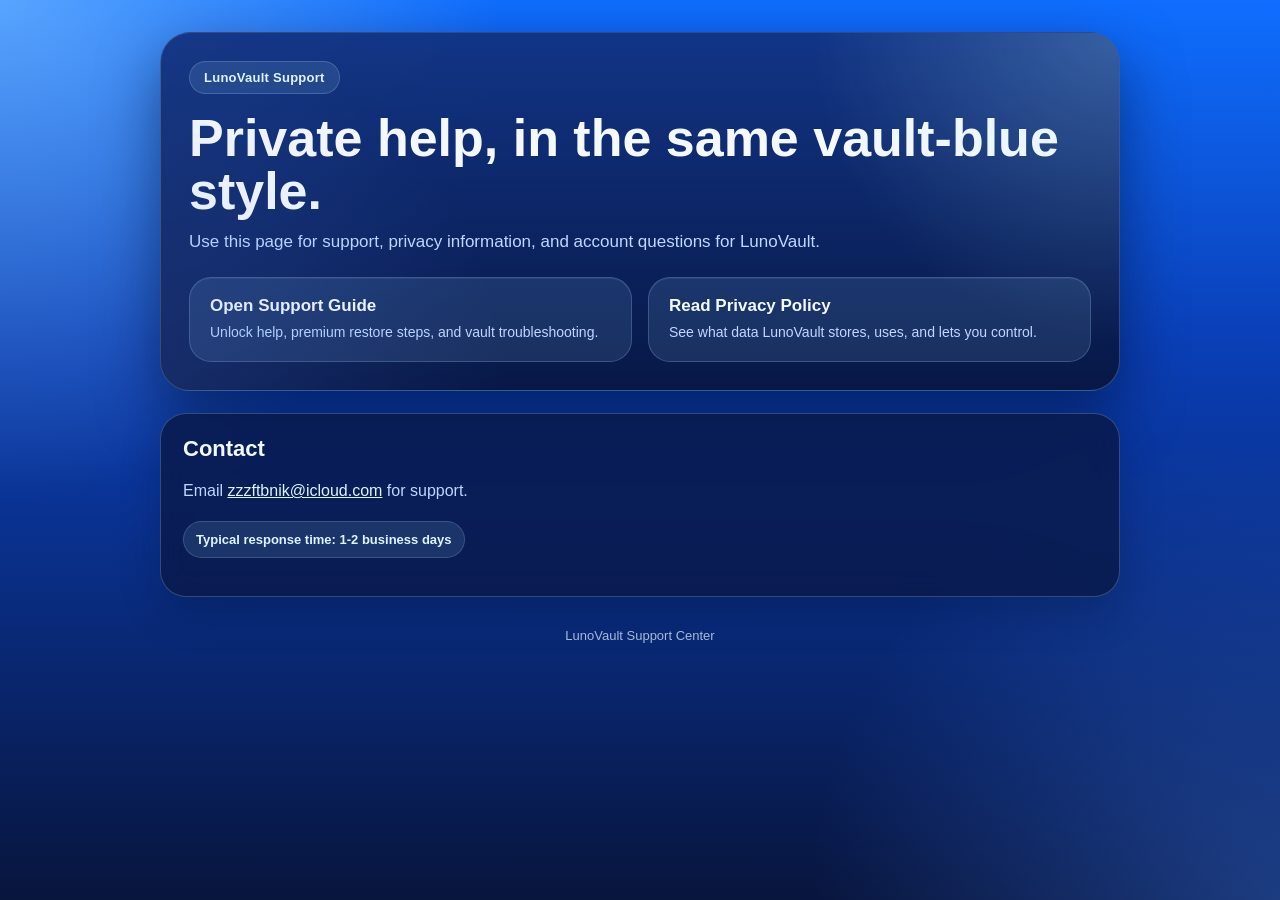
<file: index.html>
<!doctype html>
<html lang="en">
<head>
  <meta charset="utf-8">
  <meta name="viewport" content="width=device-width, initial-scale=1">
  <title>LunoVault Support</title>
  <meta name="description" content="Official support page for LunoVault.">
  <link rel="stylesheet" href="./styles.css">
</head>
<body>
  <main class="page-shell">
    <section class="hero">
      <div class="hero-badge">LunoVault Support</div>
      <h1>Private help, in the same vault-blue style.</h1>
      <p>Use this page for support, privacy information, and account questions for LunoVault.</p>
      <div class="link-row">
        <a class="link-card" href="./SUPPORT.html">
          <strong>Open Support Guide</strong>
          <span>Unlock help, premium restore steps, and vault troubleshooting.</span>
        </a>
        <a class="link-card" href="./PRIVACY_POLICY.html">
          <strong>Read Privacy Policy</strong>
          <span>See what data LunoVault stores, uses, and lets you control.</span>
        </a>
      </div>
    </section>

    <section class="card-grid">
      <section class="card">
        <h2>Contact</h2>
        <p>Email <a href="mailto:zzzftbnik@icloud.com">zzzftbnik@icloud.com</a> for support.</p>
        <p><span class="pill">Typical response time: 1-2 business days</span></p>
      </section>
    </section>

    <p class="footer">LunoVault Support Center</p>
  </main>
</body>
</html>
</file>
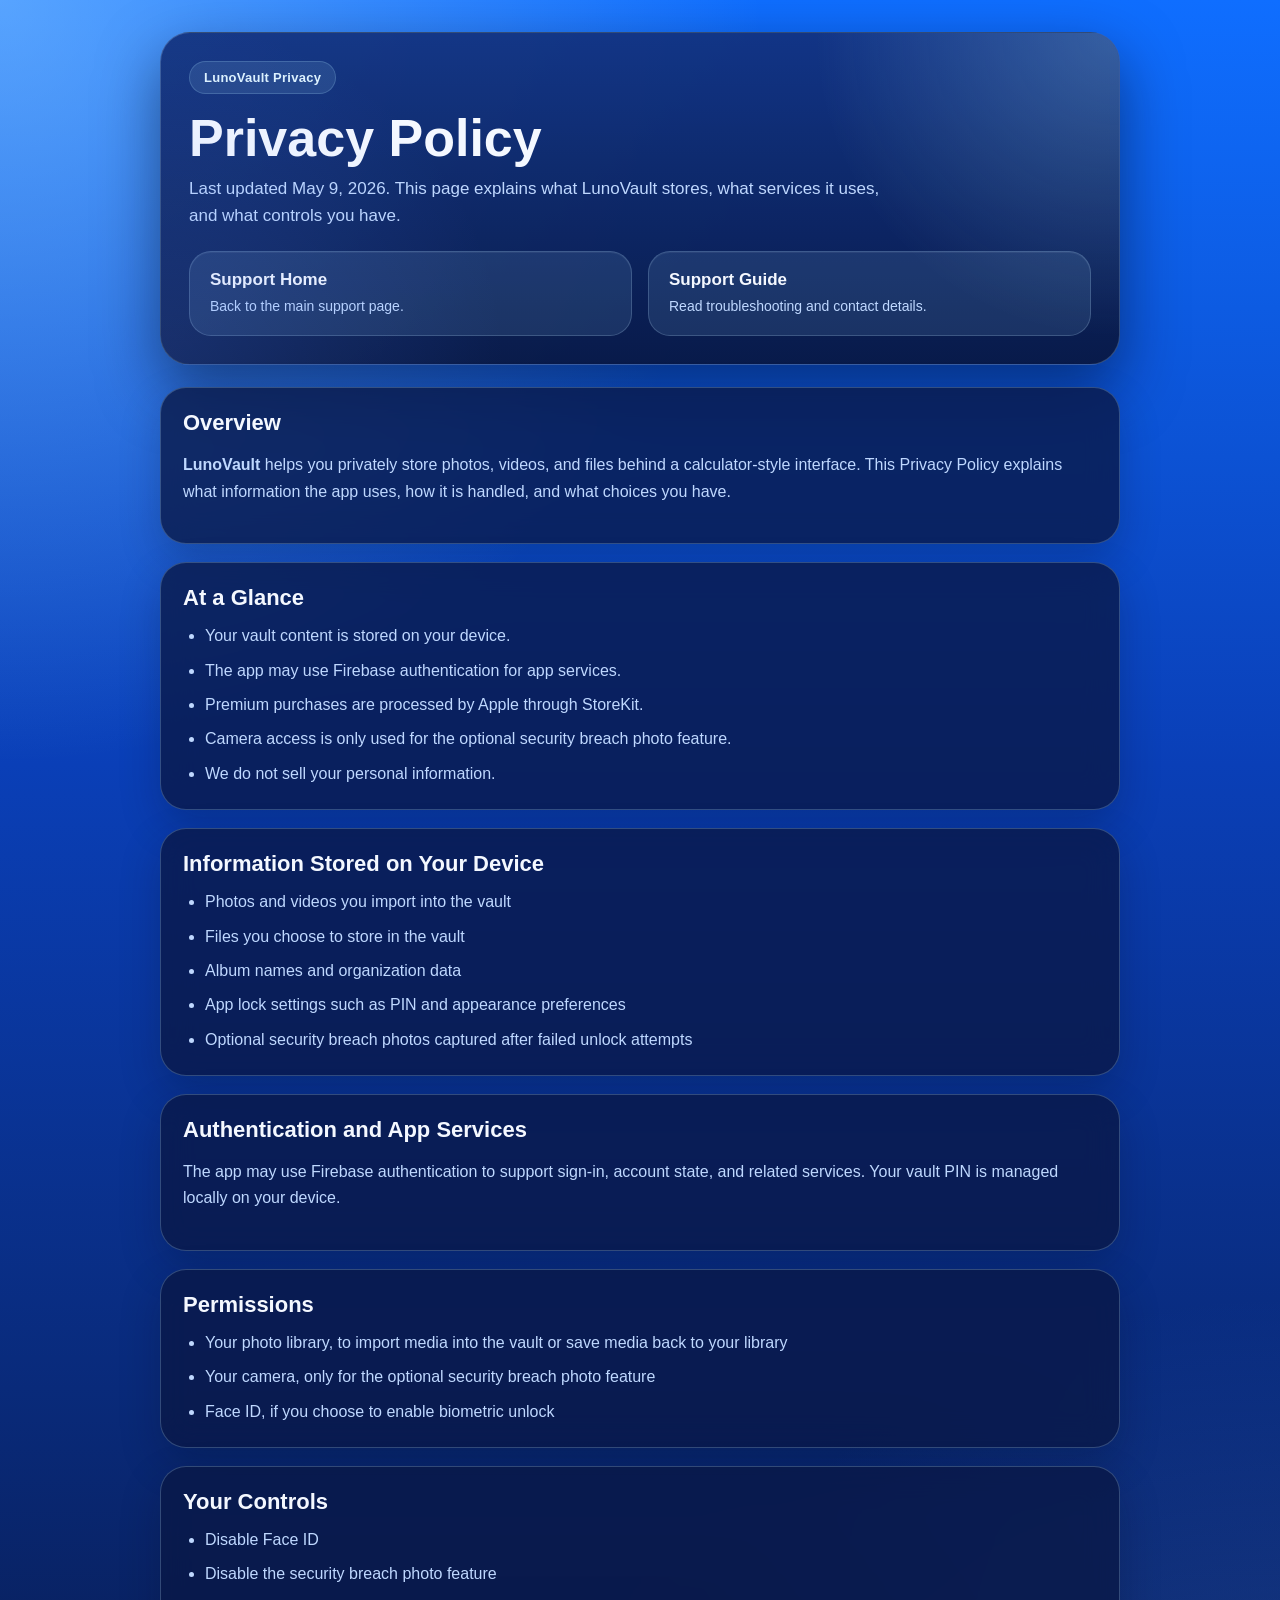
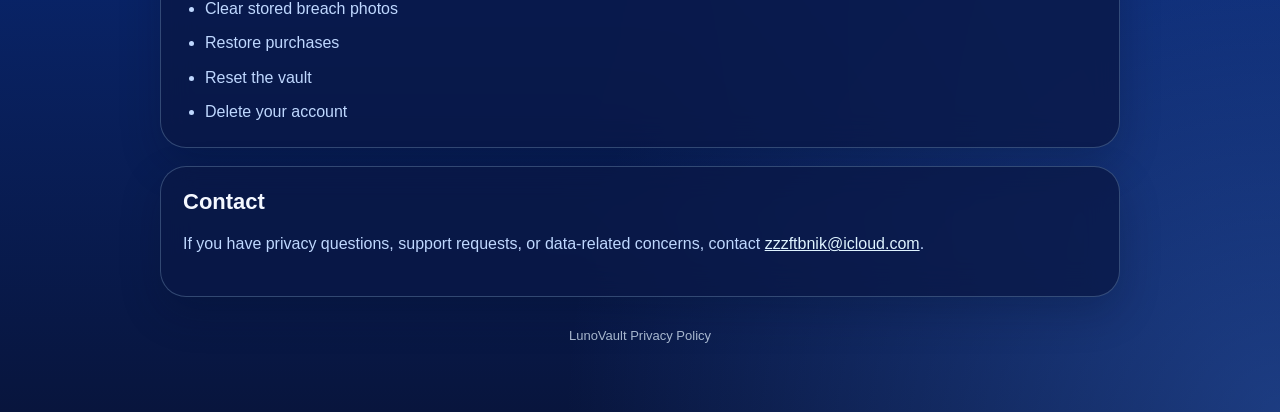
<file: PRIVACY_POLICY.html>
<!doctype html>
<html lang="en">
<head>
  <meta charset="utf-8">
  <meta name="viewport" content="width=device-width, initial-scale=1">
  <title>LunoVault Privacy Policy</title>
  <meta name="description" content="Privacy policy for LunoVault.">
  <link rel="stylesheet" href="./styles.css">
</head>
<body>
  <main class="page-shell">
    <section class="hero">
      <div class="hero-badge">LunoVault Privacy</div>
      <h1>Privacy Policy</h1>
      <p>Last updated May 9, 2026. This page explains what LunoVault stores, what services it uses, and what controls you have.</p>
      <div class="link-row">
        <a class="link-card" href="./index.html">
          <strong>Support Home</strong>
          <span>Back to the main support page.</span>
        </a>
        <a class="link-card" href="./SUPPORT.html">
          <strong>Support Guide</strong>
          <span>Read troubleshooting and contact details.</span>
        </a>
      </div>
    </section>

    <section class="card-grid">
      <section class="card">
        <h2>Overview</h2>
        <p><strong>LunoVault</strong> helps you privately store photos, videos, and files behind a calculator-style interface. This Privacy Policy explains what information the app uses, how it is handled, and what choices you have.</p>
      </section>

      <section class="card">
        <h2>At a Glance</h2>
        <ul>
          <li>Your vault content is stored on your device.</li>
          <li>The app may use Firebase authentication for app services.</li>
          <li>Premium purchases are processed by Apple through StoreKit.</li>
          <li>Camera access is only used for the optional security breach photo feature.</li>
          <li>We do not sell your personal information.</li>
        </ul>
      </section>

      <section class="card">
        <h2>Information Stored on Your Device</h2>
        <ul>
          <li>Photos and videos you import into the vault</li>
          <li>Files you choose to store in the vault</li>
          <li>Album names and organization data</li>
          <li>App lock settings such as PIN and appearance preferences</li>
          <li>Optional security breach photos captured after failed unlock attempts</li>
        </ul>
      </section>

      <section class="card">
        <h2>Authentication and App Services</h2>
        <p>The app may use Firebase authentication to support sign-in, account state, and related services. Your vault PIN is managed locally on your device.</p>
      </section>

      <section class="card">
        <h2>Permissions</h2>
        <ul>
          <li>Your photo library, to import media into the vault or save media back to your library</li>
          <li>Your camera, only for the optional security breach photo feature</li>
          <li>Face ID, if you choose to enable biometric unlock</li>
        </ul>
      </section>

      <section class="card">
        <h2>Your Controls</h2>
        <ul>
          <li>Disable Face ID</li>
          <li>Disable the security breach photo feature</li>
          <li>Clear stored breach photos</li>
          <li>Restore purchases</li>
          <li>Reset the vault</li>
          <li>Delete your account</li>
        </ul>
      </section>

      <section class="card">
        <h2>Contact</h2>
        <p>If you have privacy questions, support requests, or data-related concerns, contact <a href="mailto:zzzftbnik@icloud.com">zzzftbnik@icloud.com</a>.</p>
      </section>
    </section>

    <p class="footer">LunoVault Privacy Policy</p>
  </main>
</body>
</html>
</file>
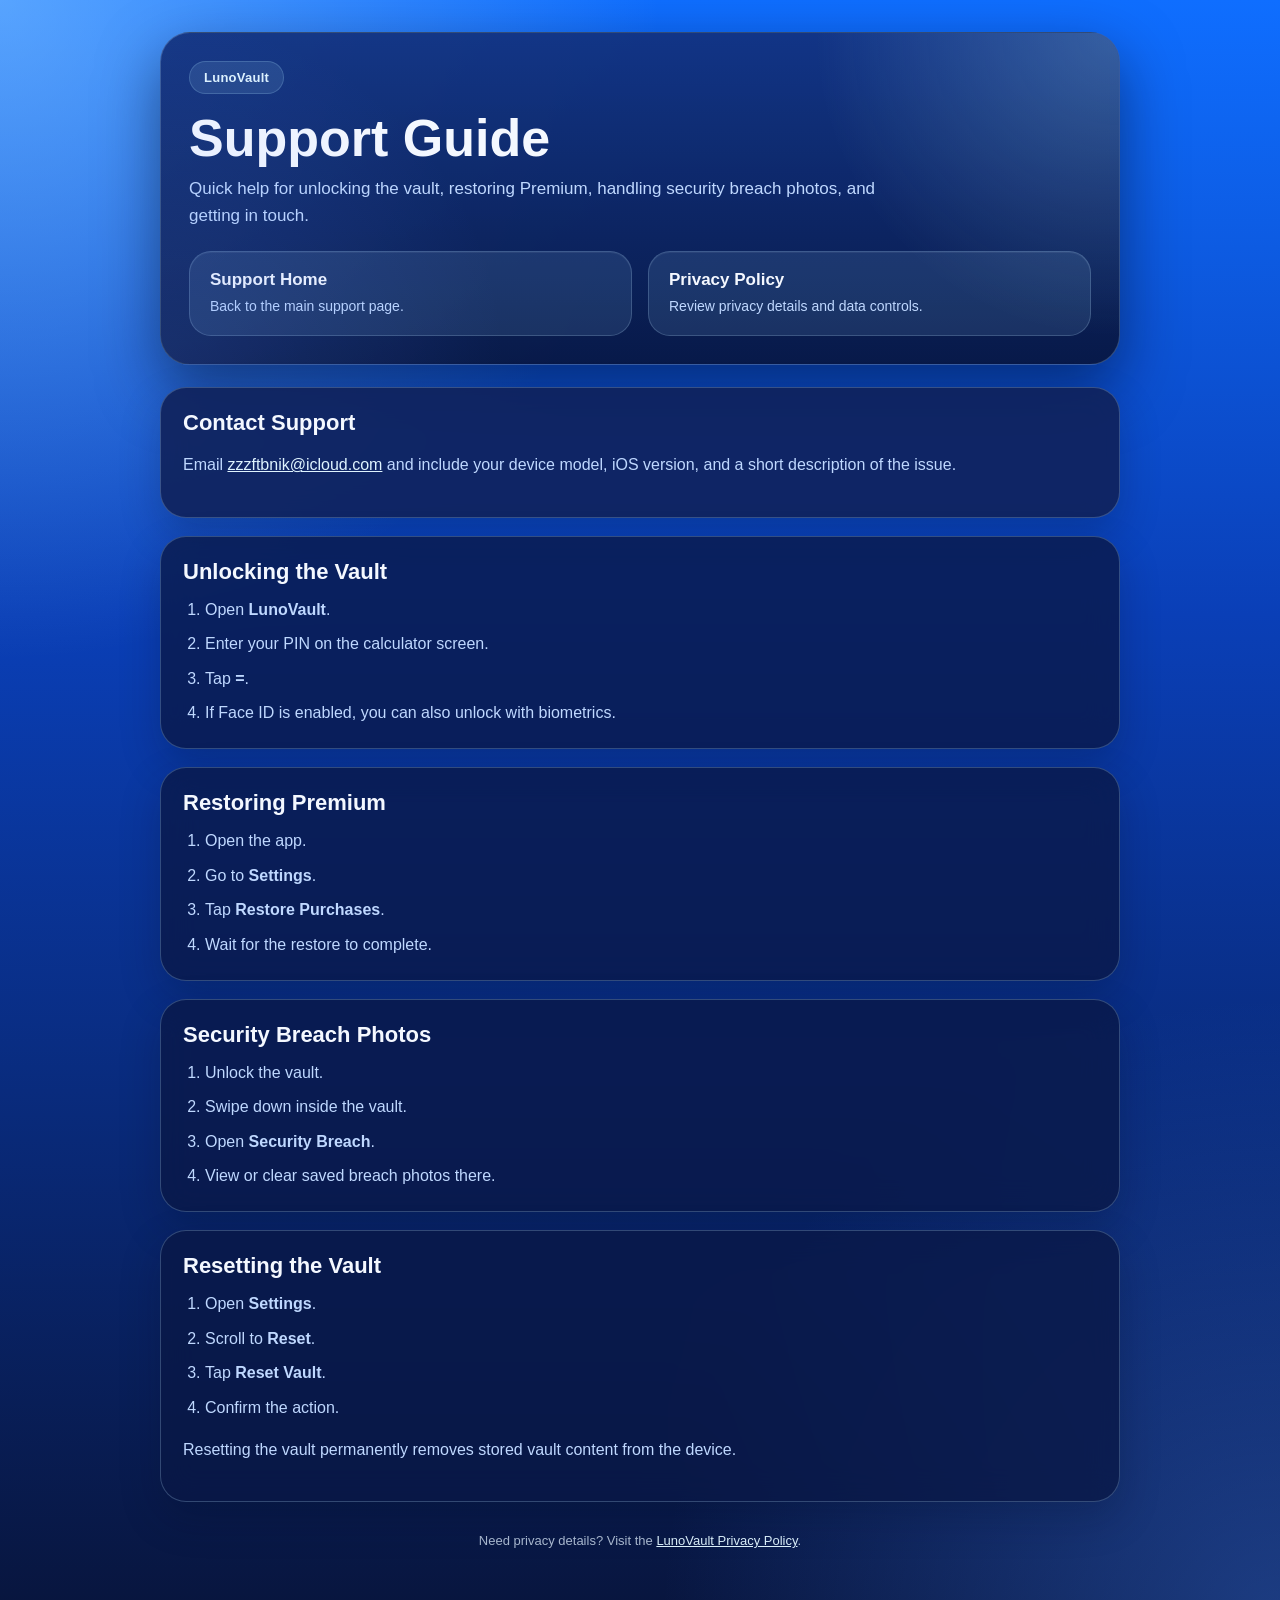
<file: SUPPORT.html>
<!doctype html>
<html lang="en">
<head>
  <meta charset="utf-8">
  <meta name="viewport" content="width=device-width, initial-scale=1">
  <title>LunoVault Support Guide</title>
  <meta name="description" content="Support guide for LunoVault.">
  <link rel="stylesheet" href="./styles.css">
</head>
<body>
  <main class="page-shell">
    <section class="hero">
      <div class="hero-badge">LunoVault</div>
      <h1>Support Guide</h1>
      <p>Quick help for unlocking the vault, restoring Premium, handling security breach photos, and getting in touch.</p>
      <div class="link-row">
        <a class="link-card" href="./index.html">
          <strong>Support Home</strong>
          <span>Back to the main support page.</span>
        </a>
        <a class="link-card" href="./PRIVACY_POLICY.html">
          <strong>Privacy Policy</strong>
          <span>Review privacy details and data controls.</span>
        </a>
      </div>
    </section>

    <section class="card-grid">
      <section class="card card-strong">
        <h2>Contact Support</h2>
        <p>Email <a href="mailto:zzzftbnik@icloud.com">zzzftbnik@icloud.com</a> and include your device model, iOS version, and a short description of the issue.</p>
      </section>

      <section class="card">
        <h2>Unlocking the Vault</h2>
        <ol>
          <li>Open <strong>LunoVault</strong>.</li>
          <li>Enter your PIN on the calculator screen.</li>
          <li>Tap <strong>=</strong>.</li>
          <li>If Face ID is enabled, you can also unlock with biometrics.</li>
        </ol>
      </section>

      <section class="card">
        <h2>Restoring Premium</h2>
        <ol>
          <li>Open the app.</li>
          <li>Go to <strong>Settings</strong>.</li>
          <li>Tap <strong>Restore Purchases</strong>.</li>
          <li>Wait for the restore to complete.</li>
        </ol>
      </section>

      <section class="card">
        <h2>Security Breach Photos</h2>
        <ol>
          <li>Unlock the vault.</li>
          <li>Swipe down inside the vault.</li>
          <li>Open <strong>Security Breach</strong>.</li>
          <li>View or clear saved breach photos there.</li>
        </ol>
      </section>

      <section class="card">
        <h2>Resetting the Vault</h2>
        <ol>
          <li>Open <strong>Settings</strong>.</li>
          <li>Scroll to <strong>Reset</strong>.</li>
          <li>Tap <strong>Reset Vault</strong>.</li>
          <li>Confirm the action.</li>
        </ol>
        <p>Resetting the vault permanently removes stored vault content from the device.</p>
      </section>
    </section>

    <p class="footer">Need privacy details? Visit the <a href="./PRIVACY_POLICY.html">LunoVault Privacy Policy</a>.</p>
  </main>
</body>
</html>
</file>
<file: styles.css>
:root {
  --vault-bg-top: #0f6eff;
  --vault-bg-mid: #0a3fb7;
  --vault-bg-bottom: #08153d;
  --vault-card: rgba(10, 24, 70, 0.78);
  --vault-card-strong: rgba(16, 34, 90, 0.9);
  --vault-stroke: rgba(184, 224, 255, 0.24);
  --vault-text: #f4f8ff;
  --vault-muted: #bfd8ff;
  --vault-accent: #8ddcff;
  --vault-accent-strong: #dff4ff;
  --vault-shadow: rgba(2, 10, 36, 0.5);
}

* {
  box-sizing: border-box;
}

html {
  min-height: 100%;
  background:
    radial-gradient(circle at top left, rgba(175, 229, 255, 0.45), transparent 32%),
    radial-gradient(circle at bottom right, rgba(66, 132, 255, 0.35), transparent 30%),
    linear-gradient(180deg, var(--vault-bg-top) 0%, var(--vault-bg-mid) 38%, var(--vault-bg-bottom) 100%);
}

body {
  margin: 0;
  min-height: 100vh;
  color: var(--vault-text);
  font-family: -apple-system, BlinkMacSystemFont, "SF Pro Display", "SF Pro Text", sans-serif;
  background: transparent;
}

a {
  color: var(--vault-accent-strong);
}

.page-shell {
  width: min(960px, calc(100% - 32px));
  margin: 0 auto;
  padding: 32px 0 56px;
}

.hero {
  position: relative;
  overflow: hidden;
  padding: 28px;
  border-radius: 30px;
  background: linear-gradient(180deg, rgba(18, 48, 124, 0.92), rgba(8, 21, 61, 0.92));
  border: 1px solid var(--vault-stroke);
  box-shadow: 0 24px 60px var(--vault-shadow);
}

.hero::after {
  content: "";
  position: absolute;
  inset: 0;
  background:
    radial-gradient(circle at top right, rgba(173, 235, 255, 0.24), transparent 30%),
    radial-gradient(circle at bottom left, rgba(85, 132, 255, 0.18), transparent 34%);
  pointer-events: none;
}

.hero-badge {
  display: inline-flex;
  align-items: center;
  gap: 8px;
  padding: 8px 14px;
  border-radius: 999px;
  background: rgba(175, 229, 255, 0.12);
  border: 1px solid rgba(175, 229, 255, 0.2);
  color: var(--vault-accent-strong);
  font-size: 13px;
  font-weight: 600;
  letter-spacing: 0.02em;
}

.hero h1 {
  margin: 18px 0 10px;
  font-size: clamp(34px, 5vw, 52px);
  line-height: 1.02;
}

.hero p {
  margin: 0;
  max-width: 700px;
  color: var(--vault-muted);
  font-size: 17px;
  line-height: 1.6;
}

.card-grid {
  display: grid;
  gap: 18px;
  margin-top: 22px;
}

.card {
  padding: 22px;
  border-radius: 26px;
  background: var(--vault-card);
  border: 1px solid var(--vault-stroke);
  box-shadow: 0 16px 40px rgba(3, 11, 38, 0.24);
  backdrop-filter: blur(16px);
}

.card-strong {
  background: var(--vault-card-strong);
}

.card h2 {
  margin: 0 0 10px;
  font-size: 22px;
}

.card p,
.card li,
.card ol {
  color: var(--vault-muted);
  font-size: 16px;
  line-height: 1.65;
}

.card ul,
.card ol {
  margin: 12px 0 0;
  padding-left: 22px;
}

.card li + li {
  margin-top: 8px;
}

.link-row {
  display: grid;
  grid-template-columns: repeat(auto-fit, minmax(220px, 1fr));
  gap: 16px;
  margin-top: 22px;
}

.link-card {
  display: block;
  padding: 18px 20px;
  border-radius: 22px;
  text-decoration: none;
  background: rgba(156, 214, 255, 0.12);
  border: 1px solid rgba(192, 230, 255, 0.2);
  box-shadow: inset 0 1px 0 rgba(255, 255, 255, 0.06);
}

.link-card strong {
  display: block;
  margin-bottom: 6px;
  color: var(--vault-text);
  font-size: 17px;
}

.link-card span {
  color: var(--vault-muted);
  font-size: 14px;
  line-height: 1.5;
}

.pill {
  display: inline-flex;
  align-items: center;
  padding: 7px 12px;
  border-radius: 999px;
  background: rgba(164, 227, 255, 0.12);
  border: 1px solid rgba(188, 232, 255, 0.18);
  color: var(--vault-accent-strong);
  font-size: 13px;
  font-weight: 600;
}

.footer {
  padding: 18px 6px 0;
  color: rgba(224, 239, 255, 0.76);
  font-size: 13px;
  text-align: center;
}

@media (max-width: 640px) {
  .page-shell {
    width: min(100% - 20px, 960px);
    padding-top: 18px;
  }

  .hero,
  .card {
    padding: 20px;
    border-radius: 24px;
  }
}
</file>
